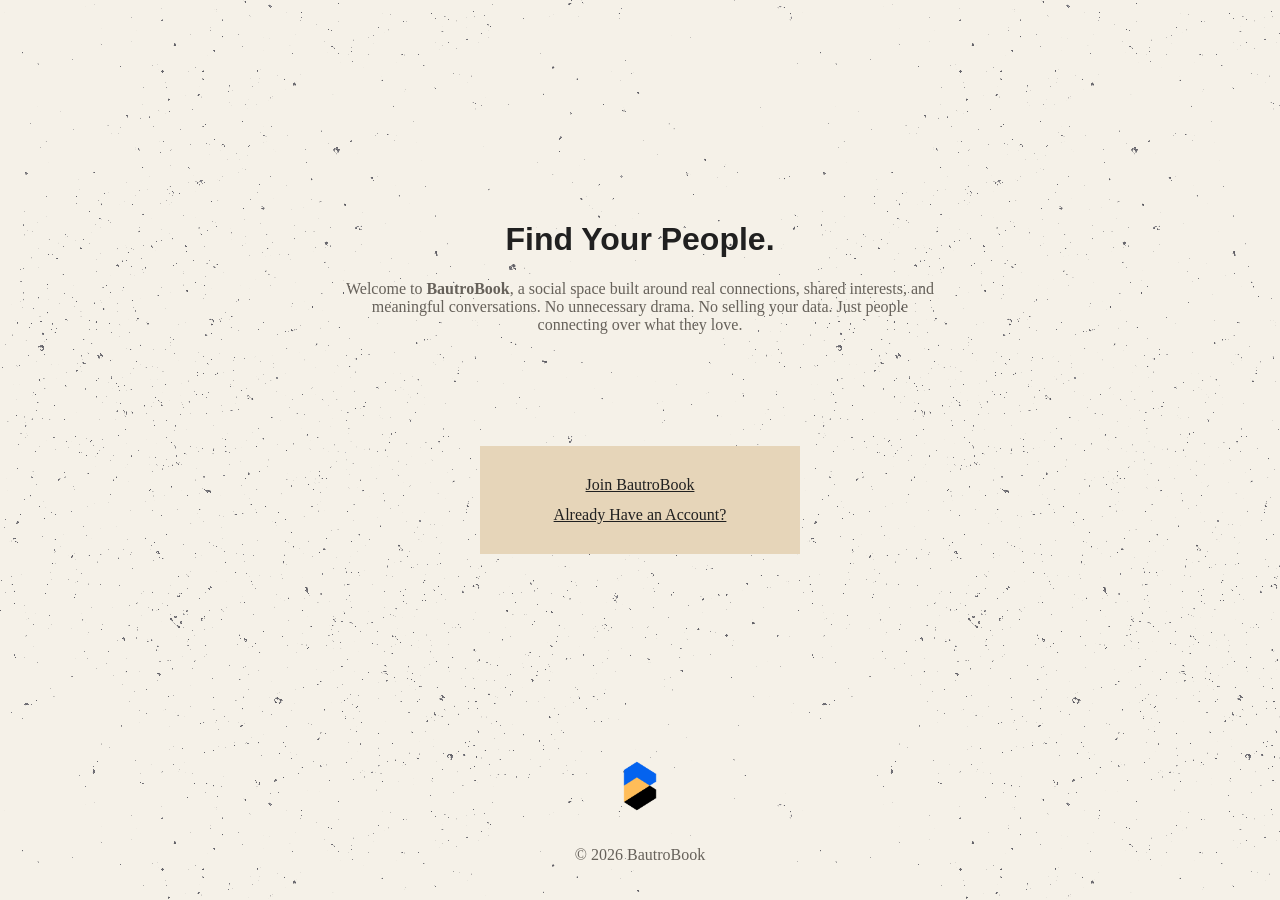
<file: index.html>
<!DOCTYPE html>
<html lang="en">
<head>
    <!-- Defines the character encoding and makes the page responsive -->
    <meta charset="UTF-8">
    <meta name="viewport" content="width=device-width, initial-scale=1.0">

    <!-- Sets the title displayed in the browser tab -->
    <title>BautroBook</title>

    <!-- Links the shared styles used throughout the website -->
    <link rel="stylesheet" href="src/css/universalStyles.css">

    <!-- Links the styles for the login box -->
    <link rel="stylesheet" href="src/css/signup.css">
</head>
<body>

    <!-- Introduces BautroBook and explains the purpose of the website -->
    <div style="text-align: center; margin: 200px auto 10px; max-width: 600px;">

        <!-- Main heading displayed on the homepage -->
        <h1>Find Your People.</h1>

        <!-- Brief description of BautroBook and its focus on social connections -->
        <p>
            Welcome to <strong>BautroBook</strong>, a social space built
            around real connections, shared interests, and meaningful
            conversations. No unnecessary drama. No selling your data.
            Just people connecting over what they love.
        </p>
    </div>

    <!-- Provides a link to proceed to the login page -->
    <div id="box1">
        <a href="pages/signup.html">Join BautroBook</a>
        <a href="pages/login.html">Already Have an Account?</a>
    </div>

    <!-- Footer containing the website logo and copyright -->
    <footer class="footer">

        <!-- Clicking the logo simply returns us to the home  page -->
        <a href="index.html" class="footer-logo">
            <img src="assets/logo.jpg" alt="BautroBook Logo">
        </a>

        <!-- Displays the website's copyright notice -->
        <p>&copy; 2026 BautroBook</p>
    </footer>

</body>
</html>
</file>
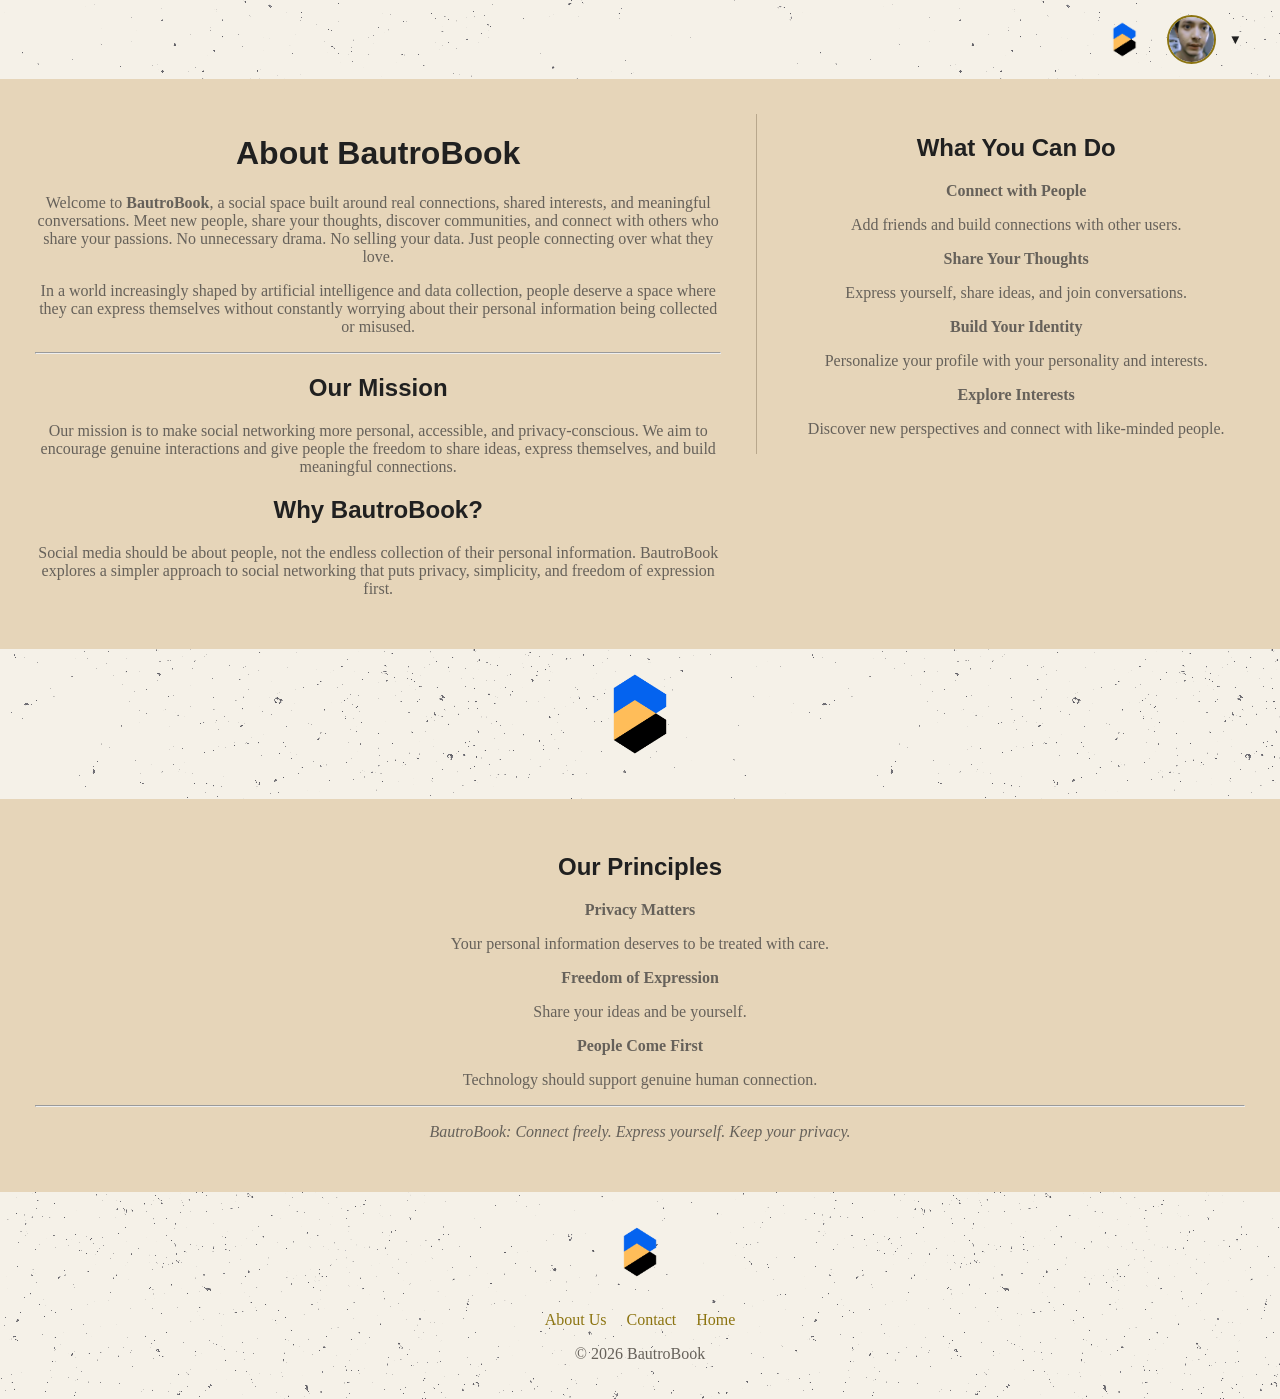
<file: pages/aboutUs.html>
<!DOCTYPE html>
<html lang="en">
<head>
    <meta charset="UTF-8">
    <meta name="viewport" content="width=device-width, initial-scale=1.0">
    <title>About Us | BautroBook</title>
    <link rel="stylesheet" href="../src/css/universalStyles.css">
    <link rel="stylesheet" href="../src/css/aboutUs.css">
</head>
<body>
    <header class="header">
    <div class="header-right">
        <a href="../index.html">
            <img src="../assets/logo.jpg" alt="BautroBook" class="header-logo">
        </a>

        <div class="profile-menu">
            <a href="profile.html">
                <img src="../assets/profile.jpg" alt="My Profile" class="header-pfp">
            </a>

            <button class="profile-button" onclick="toggleProfileMenu(event)">▼</button>

            <div class="dropdown" id="profileDropdown">
                <a href="profile.html">My Profile</a>
                <a href="../index.html">Log Out</a>
            </div>
        </div>
    </div>
    </header>

    <!-- Main section introducing BautroBook and its purpose. -->
    <div id="aboutBox">

        <div id="aboutText">
            <h1>About BautroBook</h1>

            <p>
                Welcome to <strong>BautroBook</strong>, a social space built
                around real connections, shared interests, and meaningful
                conversations. Meet new people, share your thoughts, discover
                communities, and connect with others who share your passions.
                No unnecessary drama. No selling your data. Just people
                connecting over what they love.
            </p>

            <p>
                In a world increasingly shaped by artificial intelligence
                and data collection, people deserve a space where they can
                express themselves without constantly worrying about their
                personal information being collected or misused.
            </p>

            <hr>

            <h2>Our Mission</h2>

            <p>
                Our mission is to make social networking more personal,
                accessible, and privacy-conscious. We aim to encourage
                genuine interactions and give people the freedom to share
                ideas, express themselves, and build meaningful connections.
            </p>

            <h2>Why BautroBook?</h2>

            <p>
                Social media should be about people, not the endless
                collection of their personal information. BautroBook explores
                a simpler approach to social networking that puts privacy,
                simplicity, and freedom of expression first.
            </p>
        </div>

        <!-- Summarizes the main features available to users. -->
        <div id="aboutFeatures">
            <h2>What You Can Do</h2>

            <p><b>Connect with People</b></p>
            <p>Add friends and build connections with other users.</p>

            <p><b>Share Your Thoughts</b></p>
            <p>Express yourself, share ideas, and join conversations.</p>

            <p><b>Build Your Identity</b></p>
            <p>Personalize your profile with your personality and interests.</p>

            <p><b>Explore Interests</b></p>
            <p>Discover new perspectives and connect with like-minded people.</p>
        </div>

    </div>

    <!-- Displays the logo alongside the site's guiding principles. -->
    <div id="aboutRight">

        <img src="../assets/logo.jpg" alt="BautroBook Logo">

        <div id="aboutPrinciples">
            <h2>Our Principles</h2>

            <p><b>Privacy Matters</b></p>
            <p>Your personal information deserves to be treated with care.</p>

            <p><b>Freedom of Expression</b></p>
            <p>Share your ideas and be yourself.</p>

            <p><b>People Come First</b></p>
            <p>Technology should support genuine human connection.</p>

            <hr>

            <p><i>
                BautroBook: Connect freely. Express yourself.
                Keep your privacy.
            </i></p>
        </div>

    </div>

    <script src="../src/js/profileDropdown.js"></script>

    <footer class="footer">
        <a href="aboutUs.html" class="footer-logo">
            <img src="../assets/logo.jpg" alt="BautroBook Logo">
        </a>

        <div class="footer-links">
            <a href="aboutUs.html">About Us</a>
            <a href="contact.html">Contact</a>
            <a href="feed.html">Home</a>
        </div>

        <p>&copy; 2026 BautroBook</p>
    </footer>

</body>
</html>
</file>
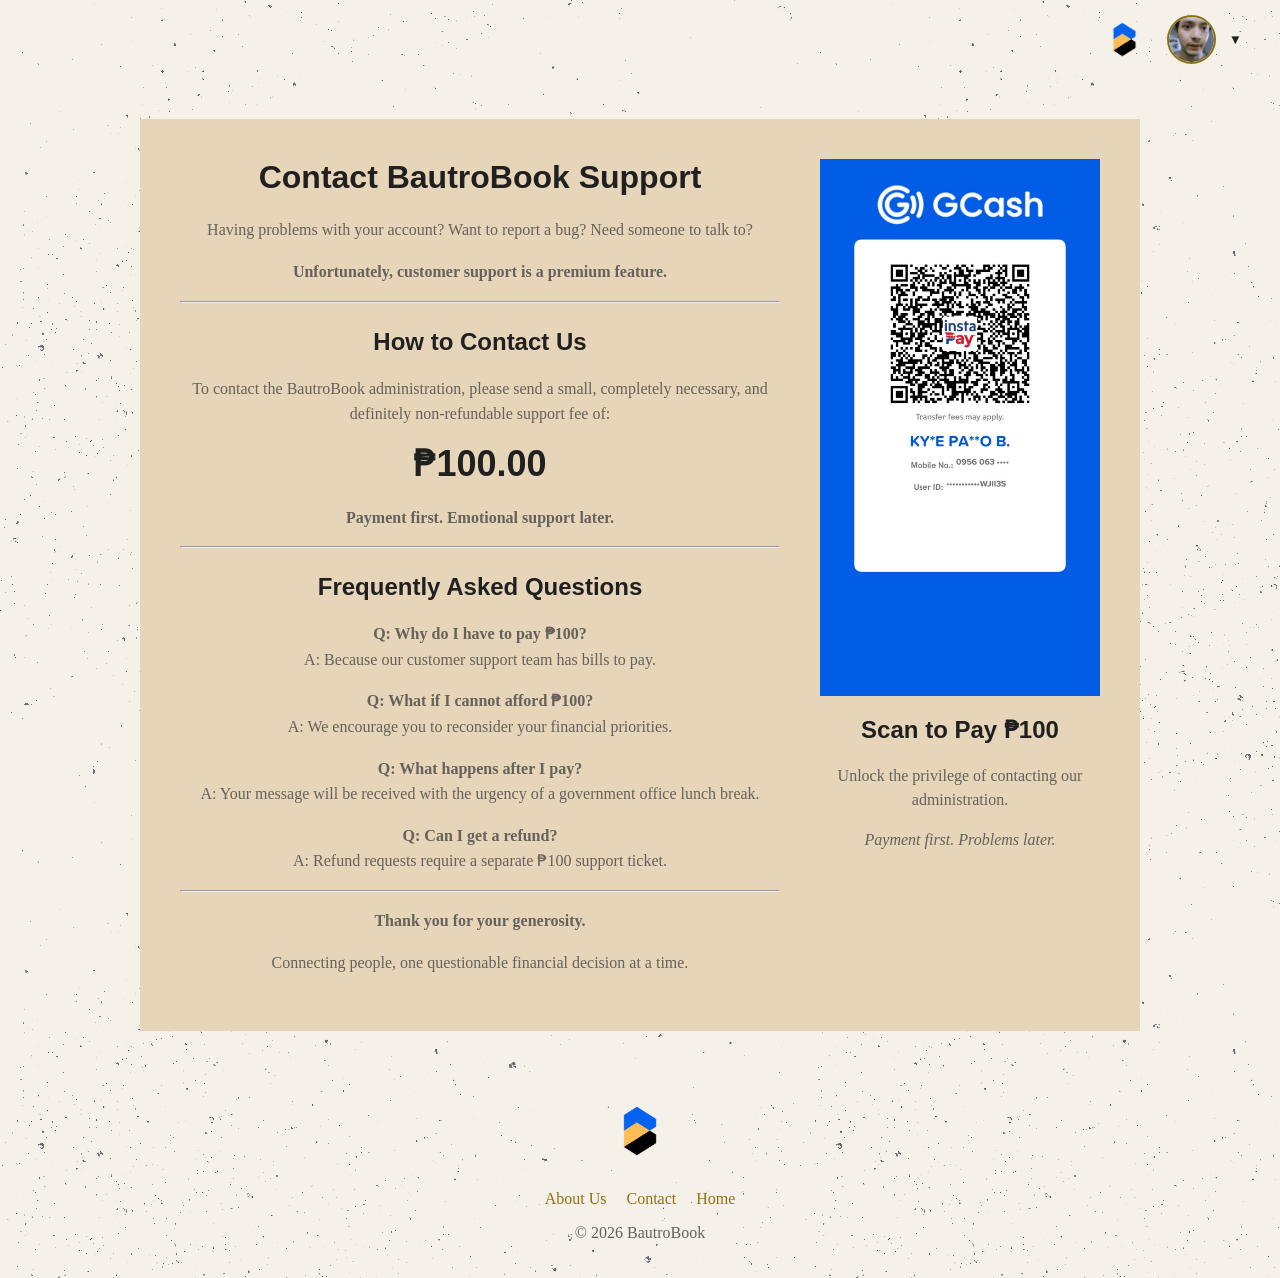
<file: pages/contact.html>
<!DOCTYPE html>
<html lang="en">
<head>
    <meta charset="UTF-8">
    <meta name="viewport" content="width=device-width, initial-scale=1.0">
    <title>Contact Us | BautroBook</title>
    <link rel="stylesheet" href="../src/css/universalStyles.css">
    <link rel="stylesheet" href="../src/css/contact.css">
</head>
<body>
    <header class="header">
    <div class="header-right">
        <a href="../index.html">
            <img src="../assets/logo.jpg" alt="BautroBook" class="header-logo">
        </a>

        <div class="profile-menu">
            <a href="profile.html">
                <img src="../assets/profile.jpg" alt="My Profile" class="header-pfp">
            </a>

            <button class="profile-button" onclick="toggleProfileMenu(event)">▼</button>

            <div class="dropdown" id="profileDropdown">
                <a href="profile.html">My Profile</a>
                <a href="../index.html">Log Out</a>
            </div>
        </div>
    </div>
    </header>

    <!-- Main container separating the support information from the payment QR code. -->
    <div id="contactBox">

        <div id="contactText">
            <h1>Contact BautroBook Support</h1>

            <p>Having problems with your account? Want to report a bug?
            Need someone to talk to?</p>

            <p><b>Unfortunately, customer support is a premium feature.</b></p>

            <hr>

            <h2>How to Contact Us</h2>

            <p>To contact the BautroBook administration, please send
            a small, completely necessary, and definitely
            non-refundable support fee of:</p>

            <!-- Highlights the required support fee. -->
            <h1 id="price">₱100.00</h1>

            <p><b>Payment first. Emotional support later.</b></p>

            <hr>

            <!-- FAQ section presenting common questions and humorous answers. -->
            <h2>Frequently Asked Questions</h2>

            <p><b>Q: Why do I have to pay ₱100?</b><br>
            A: Because our customer support team has bills to pay.</p>

            <p><b>Q: What if I cannot afford ₱100?</b><br>
            A: We encourage you to reconsider your financial priorities.</p>

            <p><b>Q: What happens after I pay?</b><br>
            A: Your message will be received with the urgency of a
            government office lunch break.</p>

            <p><b>Q: Can I get a refund?</b><br>
            A: Refund requests require a separate ₱100 support ticket.</p>

            <hr>

            <p><b>Thank you for your generosity.</b></p>
            <p>Connecting people, one questionable financial decision
            at a time.</p>
        </div>

        <!-- Displays the GCash QR code and payment instructions. -->
        <div id="qrBox">
            <img src="../assets/gcash.jpg" alt="BautroBook GCash QR Code">

            <h2>Scan to Pay ₱100</h2>
            <p>Unlock the privilege of contacting our administration.</p>
            <p><i>Payment first. Problems later.</i></p>
        </div>

    </div>

    <script src="../src/js/profileDropdown.js"></script>

    <footer class="footer">
        <a href="aboutUs.html" class="footer-logo">
            <img src="../assets/logo.jpg" alt="BautroBook Logo">
        </a>

        <div class="footer-links">
            <a href="aboutUs.html">About Us</a>
            <a href="contact.html">Contact</a>
            <a href="feed.html">Home</a>
        </div>

        <p>&copy; 2026 BautroBook</p>
    </footer>

</body>
</html>
</file>
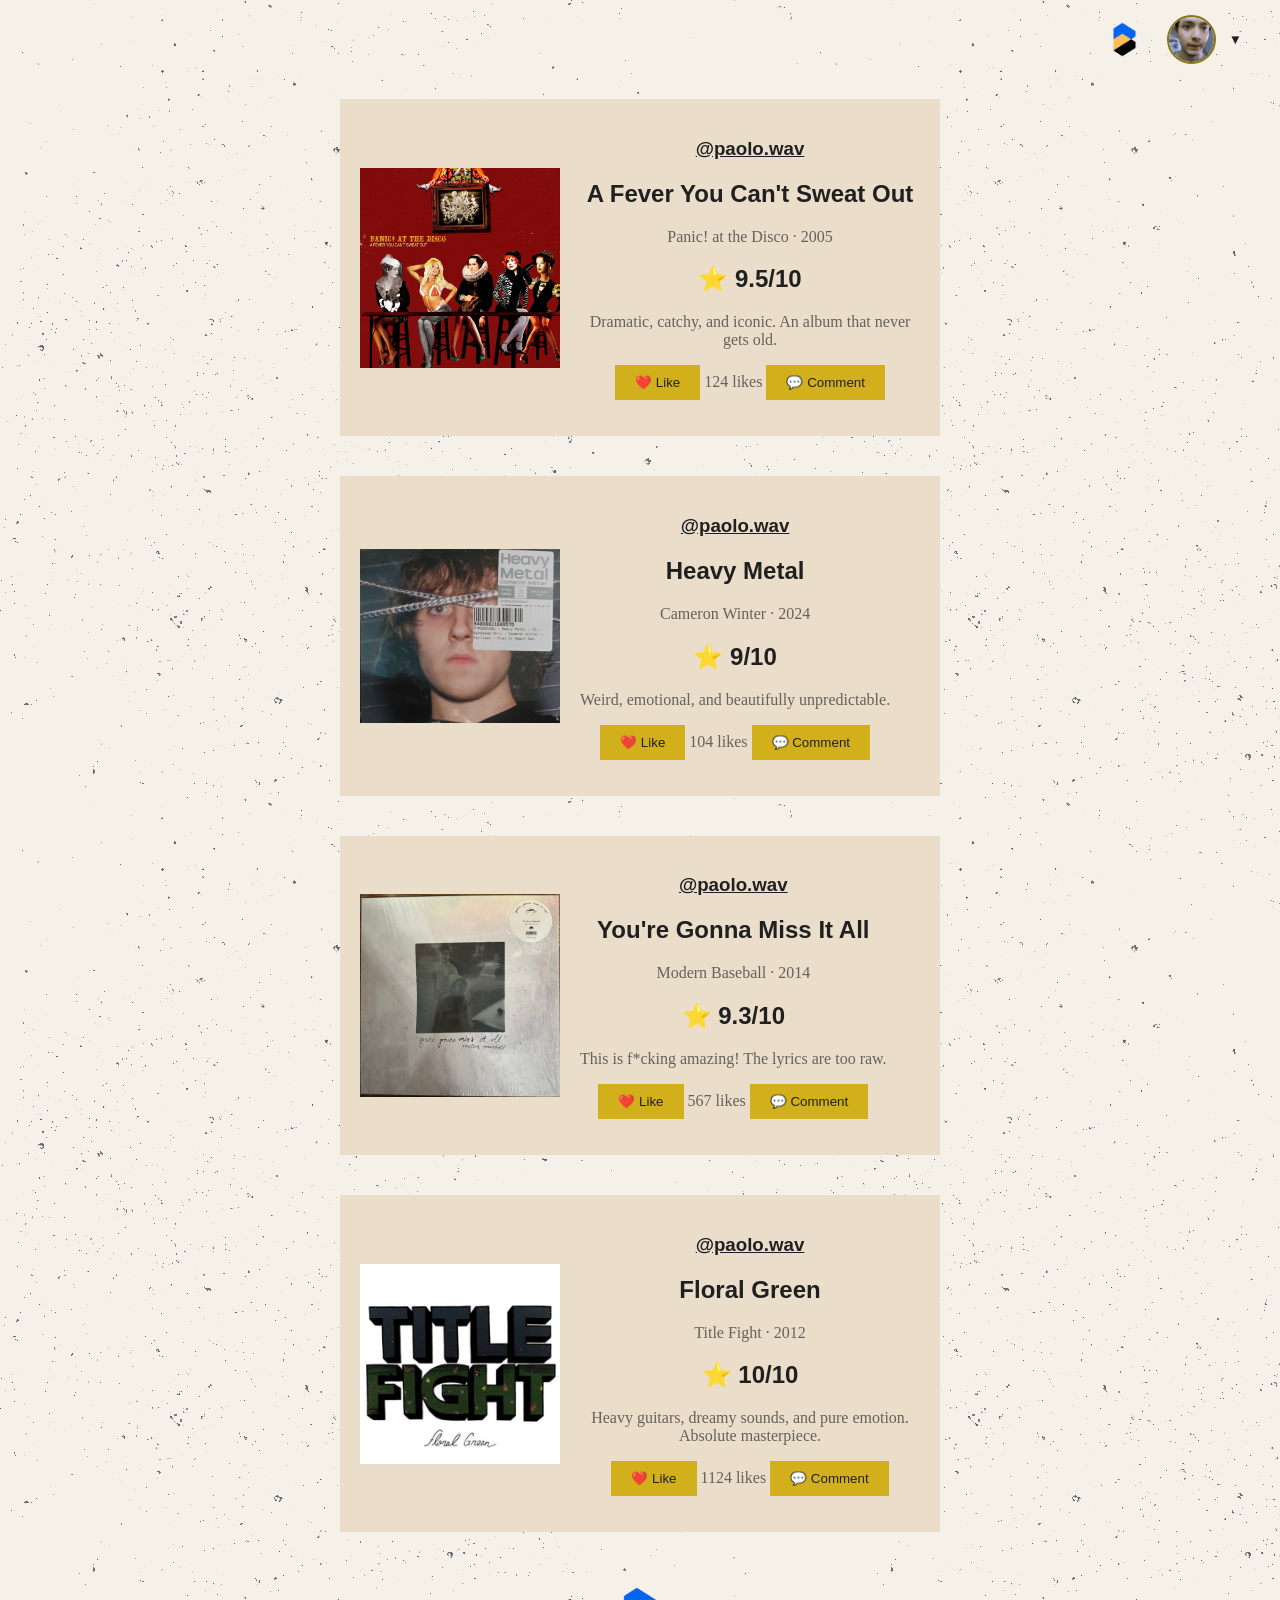
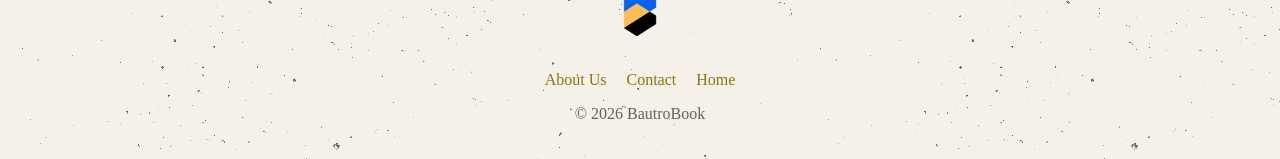
<file: pages/feed.html>
<!DOCTYPE html>
<html lang="en">
<head>
    <meta charset="UTF-8">
    <meta name="viewport" content="width=device-width, initial-scale=1.0">
    <title>Main Feed | BautroBook</title>
    <link rel="stylesheet" href="../src/css/universalStyles.css">
    <link rel="stylesheet" href="../src/css/feed.css">
</head>

<body>
    <!-- Default Header -->
    <header class="header">
    <div class="header-right">
        <a href="../index.html">
            <img src="../assets/logo.jpg" alt="BautroBook" class="header-logo">
        </a>

        <div class="profile-menu">
            <a href="profile.html">
                <img src="../assets/profile.jpg" alt="My Profile" class="header-pfp">
            </a>

            <button class="profile-button" onclick="toggleProfileMenu(event)">▼</button>

            <div class="dropdown" id="profileDropdown">
                <a href="profile.html">My Profile</a>
                <a href="../index.html">Log Out</a>
            </div>
        </div>
    </div>
    </header>

    <!-- Each feed-post displays an album review and its interactions. -->
    <div class="feed-post">
        <img src="../assets/afycso.jpg" alt="A Fever You Can't Sweat Out" width="200">

        <div>
            <!-- Links to the profile of the user who published the review. -->
            <h3><a href="otherProfile.html">@paolo.wav</a></h3>
            <h2>A Fever You Can't Sweat Out</h2>
            <p>Panic! at the Disco · 2005</p>
            <h2>⭐ 9.5/10</h2>
            <p>Dramatic, catchy, and iconic. An album that never gets old.</p>

            <p>
                <!-- Passes the clicked button to the function in likeComment.js. -->
                <button onclick="likePost(this)">❤️ Like</button>
                <span data-count="124">124 likes</span>
                <button onclick="commentPost()">💬 Comment</button>
            </p>
        </div>
    </div>

    <!-- Second album review. -->
    <div class="feed-post">
        <img src="../assets/heavy-metal.jpg" alt="Heavy Metal" width="200">

        <div>
            <h3><a href="otherProfile.html">@paolo.wav</a></h3>
            <h2>Heavy Metal</h2>
            <p>Cameron Winter · 2024</p>
            <h2>⭐ 9/10</h2>
            <p>Weird, emotional, and beautifully unpredictable.</p>
            <p>
                <button onclick="likePost(this)">❤️ Like</button>
                <span data-count="104">104 likes</span>
                <button onclick="commentPost()">💬 Comment</button>
            </p>
        </div>
    </div>

    <!-- Third album review. -->
    <div class="feed-post">
        <img src="../assets/mobo.jpg" alt="You're Gonna Miss It All" width="200">

        <div>
            <h3><a href="otherProfile.html">@paolo.wav</a></h3>
            <h2>You're Gonna Miss It All</h2>
            <p>Modern Baseball · 2014</p>
            <h2>⭐ 9.3/10</h2>
            <p>This is f*cking amazing! The lyrics are too raw.</p>
            <p>
                <button onclick="likePost(this)">❤️ Like</button>
                <span data-count="567">567 likes</span>
                <button onclick="commentPost()">💬 Comment</button>
            </p>
        </div>
    </div>

    <!-- Fourth album review. -->
    <div class="feed-post">
        <img src="../assets/floral-green.jpg" alt="Floral Green" width="200">

        <div>
            <h3><a href="otherProfile.html">@paolo.wav</a></h3>
            <h2>Floral Green</h2>
            <p>Title Fight · 2012</p>
            <h2>⭐ 10/10</h2>
            <p>Heavy guitars, dreamy sounds, and pure emotion. Absolute masterpiece.</p>
            <p>
                <button onclick="likePost(this)">❤️ Like</button>
                <span data-count="1124">1124 likes</span>
                <button onclick="commentPost()">💬 Comment</button>
            </p>
        </div>
    </div>

    <!-- Handles Like and Comment button interactions. -->
    <script src="../src/js/likeComment.js"></script>

    <script src="../src/js/profileDropdown.js"></script>

    <footer class="footer">
        <a href="aboutUs.html" class="footer-logo">
            <img src="../assets/logo.jpg" alt="BautroBook Logo">
        </a>

        <div class="footer-links">
            <a href="aboutUs.html">About Us</a>
            <a href="contact.html">Contact</a>
            <a href="feed.html">Home</a>
        </div>

        <p>&copy; 2026 BautroBook</p>
    </footer>
</body>
</html>
</file>
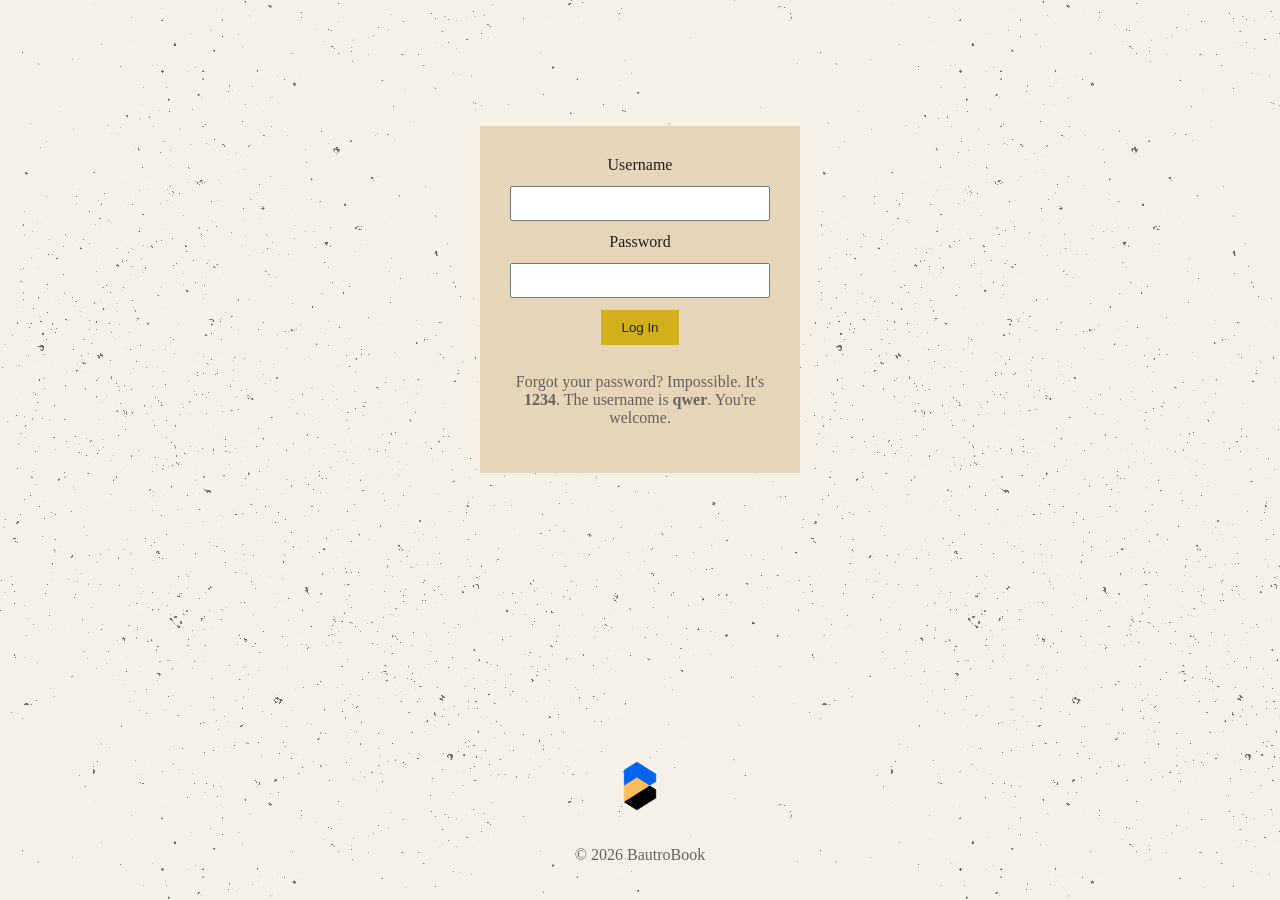
<file: pages/login.html>
<!DOCTYPE html>
<html lang="en">
<head>
    <meta charset="UTF-8">
    <meta name="viewport" content="width=device-width, initial-scale=1.0">
    <title>BautroBook Sign In</title>

    <!-- Loads the shared website styles -->
    <link rel="stylesheet" href="../src/css/universalStyles.css">

    <!-- Loads the styles for the login box and input fields -->
    <link rel="stylesheet" href="../src/css/signup.css">
</head>

<body>

    <!-- Contains the login fields and login button -->
    <div id="box1">

        <!-- Input field for the username -->
        Username
        <input id="user" type="text">

        <!-- Input field for the password -->
        Password
        <input id="pass" type="password">

        <!-- Calls the login function using the entered username and password -->
        <button type="button" onclick="clickButton(document.getElementById('user').value, document.getElementById('pass').value)">
            Log In
        </button>

        <p>
            Forgot your password? Impossible. It's <strong>1234</strong>.
            The username is <strong>qwer</strong>. You're welcome.
        </p>

        <!-- Loads the JavaScript responsible for checking login credentials -->
        <script src="../src/js/login.js"></script>

    </div>

    <!-- Our default footer -->
    <footer class="footer">

        <!-- Clicking the logo returns us to home page -->
        <a href="../index.html" class="footer-logo">
            <img src="../assets/logo.jpg" alt="BautroBook Logo">
        </a>
    
        <p>&copy; 2026 BautroBook</p>
    </footer>

</body>
</html>
</file>
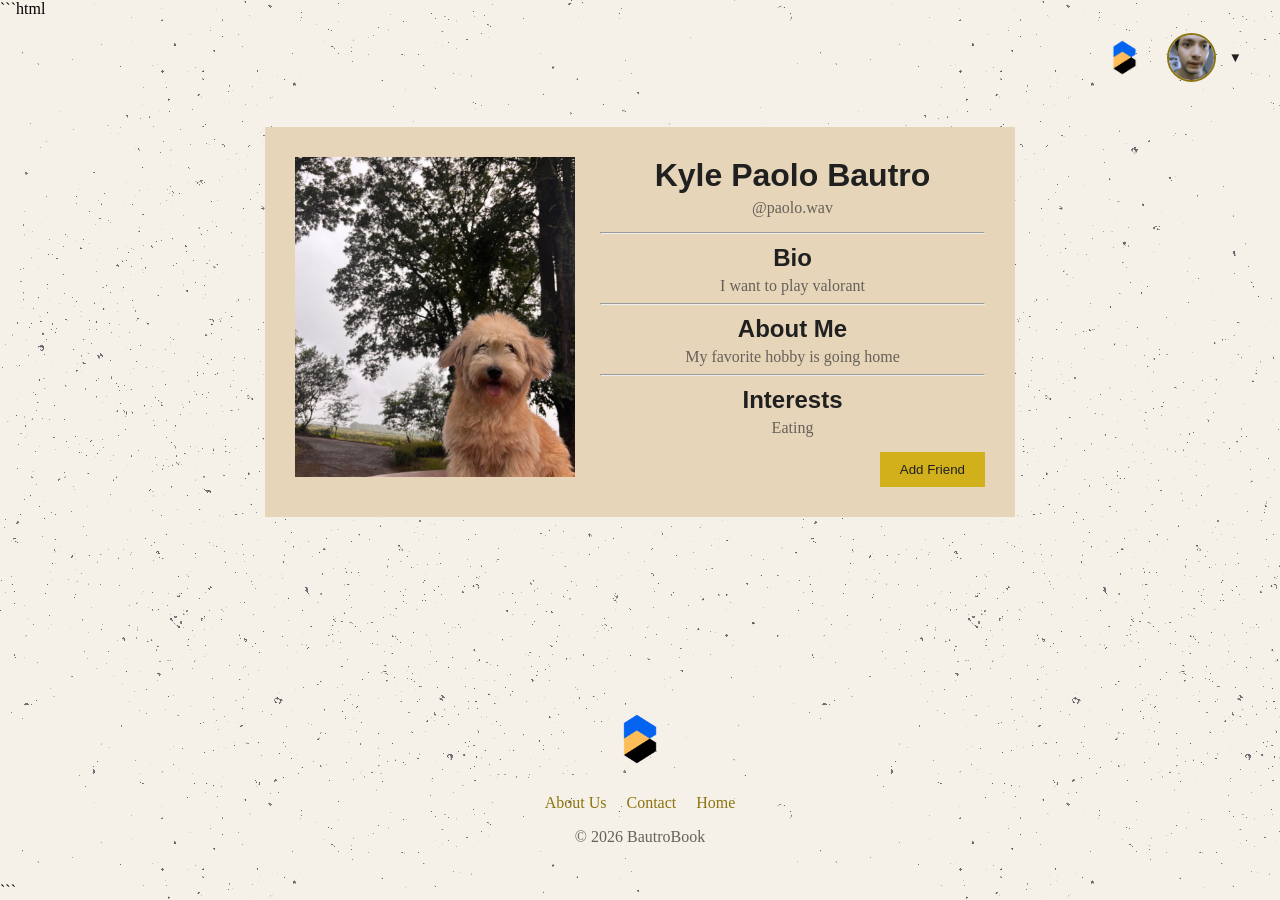
<file: pages/otherProfile.html>
```html
<!DOCTYPE html>
<html lang="en">
<head>
    <meta charset="UTF-8">
    <meta name="viewport" content="width=device-width, initial-scale=1.0">
    <title>BautroBook Profile</title>

    <!-- Loads shared website styles and profile-specific styles -->
    <link rel="stylesheet" href="../src/css/universalStyles.css">
    <link rel="stylesheet" href="../src/css/profile.css">
</head>
<body>

    <!-- Header provides homepage access and the profile dropdown menu -->
    <header class="header">
        <div class="header-right">

            <!-- Clicking the logo returns to the homepage -->
            <a href="../index.html">
                <img src="../assets/logo.jpg" alt="BautroBook" class="header-logo">
            </a>

            <div class="profile-menu">

                <!-- Clicking the profile picture opens the user's profile -->
                <a href="profile.html">
                    <img src="../assets/profile.jpg" alt="My Profile" class="header-pfp">
                </a>

                <!-- Toggles the visibility of the dropdown menu -->
                <button class="profile-button" onclick="toggleProfileMenu(event)">▼</button>

                <!-- Provides profile navigation and a link back to the homepage -->
                <div class="dropdown" id="profileDropdown">
                    <a href="profile.html">My Profile</a>
                    <a href="../index.html">Log Out</a>
                </div>
            </div>
        </div>
    </header>

    <!-- Displays another user's profile and available friend actions -->
    <div id="box2">

        <!-- Displays the profile owner's main picture -->
        <img src="../assets/luna.jpg"
            alt="Profile Picture"
            width="280"
            height="320"
            style="object-fit: cover;">

        <div>

            <!-- Displays the profile owner's name and username -->
            <h1 id="name">Kyle Paolo Bautro</h1>
            <p id="username">@paolo.wav</p>

            <hr>

            <!-- Shows the profile owner's short biography -->
            <h2>Bio</h2>
            <p id="bio">I want to play valorant</p>

            <hr>

            <!-- Provides additional information about the profile owner -->
            <h2>About Me</h2>
            <p id="about">My favorite hobby is going home</p>

            <hr>

            <!-- Lists the profile owner's interests -->
            <h2>Interests</h2>
            <p id="interests">Eating</p>

            <!-- Contains the friend-request button and its status message -->
            <div id="friendActions">
                <button id="friendButton" onclick="addFriend()">Add Friend</button>
                <span id="friendStatus"></span>
            </div>
        </div>
    </div>

    <!-- Loads the JavaScript for opening and closing the profile dropdown -->
    <script src="../src/js/profileDropdown.js"></script>

    <!-- Loads the JavaScript for sending or cancelling a friend request -->
    <script src="../src/js/addFriend.js"></script>

    <!-- Footer containing navigation links and copyright information -->
    <footer class="footer">
        <a href="aboutUs.html" class="footer-logo">
            <img src="../assets/logo.jpg" alt="BautroBook Logo">
        </a>

        <div class="footer-links">
            <a href="aboutUs.html">About Us</a>
            <a href="contact.html">Contact</a>
            <a href="feed.html">Home</a>
        </div>

        <p>&copy; 2026 BautroBook</p>
    </footer>

</body>
</html>
```
</file>
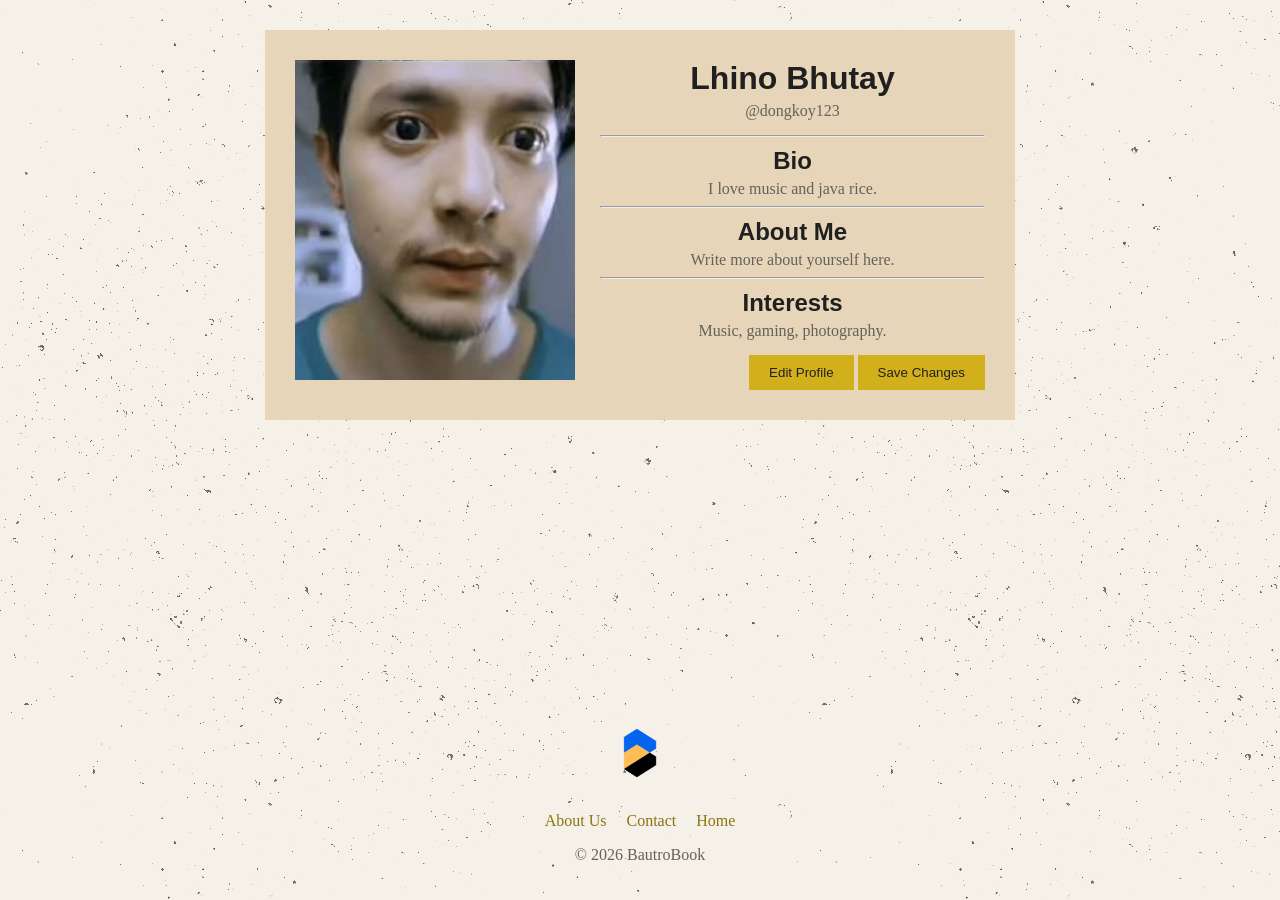
<file: pages/profile.html>
<!DOCTYPE html>
<html lang="en">
<head>
    <meta charset="UTF-8">
    <meta name="viewport" content="width=device-width, initial-scale=1.0">
    <title>BautroBook Profile</title>

    <!-- Loads the shared website styles -->
    <link rel="stylesheet" href="../src/css/universalStyles.css">

    <!-- Loads the styles specific to the profile page -->
    <link rel="stylesheet" href="../src/css/profile.css">
</head>

<body>

    <!-- Main container displaying the user's profile information -->
    <div id="box2">

        <!-- Displays the user's profile picture -->
        <img src="../assets/profile.jpg"
            alt="Profile Picture"
            width="280"
            height="320"
            style="object-fit: cover;">

        <div>

            <!-- Displays the user's name and username -->
            <h1 id="name">Lhino Bhutay</h1>
            <p id="username">@dongkoy123</p>

            <hr>

            <!-- Displays the user's short biography -->
            <h2>Bio</h2>
            <p id="bio">I love music and java rice.</p>

            <hr>

            <!-- Displays additional information about the user -->
            <h2>About Me</h2>
            <p id="about">Write more about yourself here.</p>

            <hr>

            <!-- Lists the user's interests -->
            <h2>Interests</h2>
            <p id="interests">Music, gaming, photography.</p>

            <!-- Provides buttons for editing and saving profile information -->
            <div id="profileActions">
                <button onclick="editProfile()">Edit Profile</button>
                <button onclick="saveChanges()">Save Changes</button>
            </div>

        </div>
    </div>

    <!-- Loads the JavaScript functions for editing and saving profile information -->
    <script src="../src/js/editProfile.js"></script>

    <!-- Footer containing the logo, navigation links, and copyright notice -->
    <footer class="footer">

    
        <a href="aboutUs.html" class="footer-logo">
            <img src="../assets/logo.jpg" alt="BautroBook Logo">
        </a>
        <!-- Our navigation links to, about us, contact info, and main feed-->
        <div class="footer-links">
            <a href="aboutUs.html">About Us</a>
            <a href="contact.html">Contact</a>
            <a href="feed.html">Home</a>
        </div>

        <!-- copyright notice -->
        <p>&copy; 2026 BautroBook</p>
    </footer>

</body>
</html>
</file>
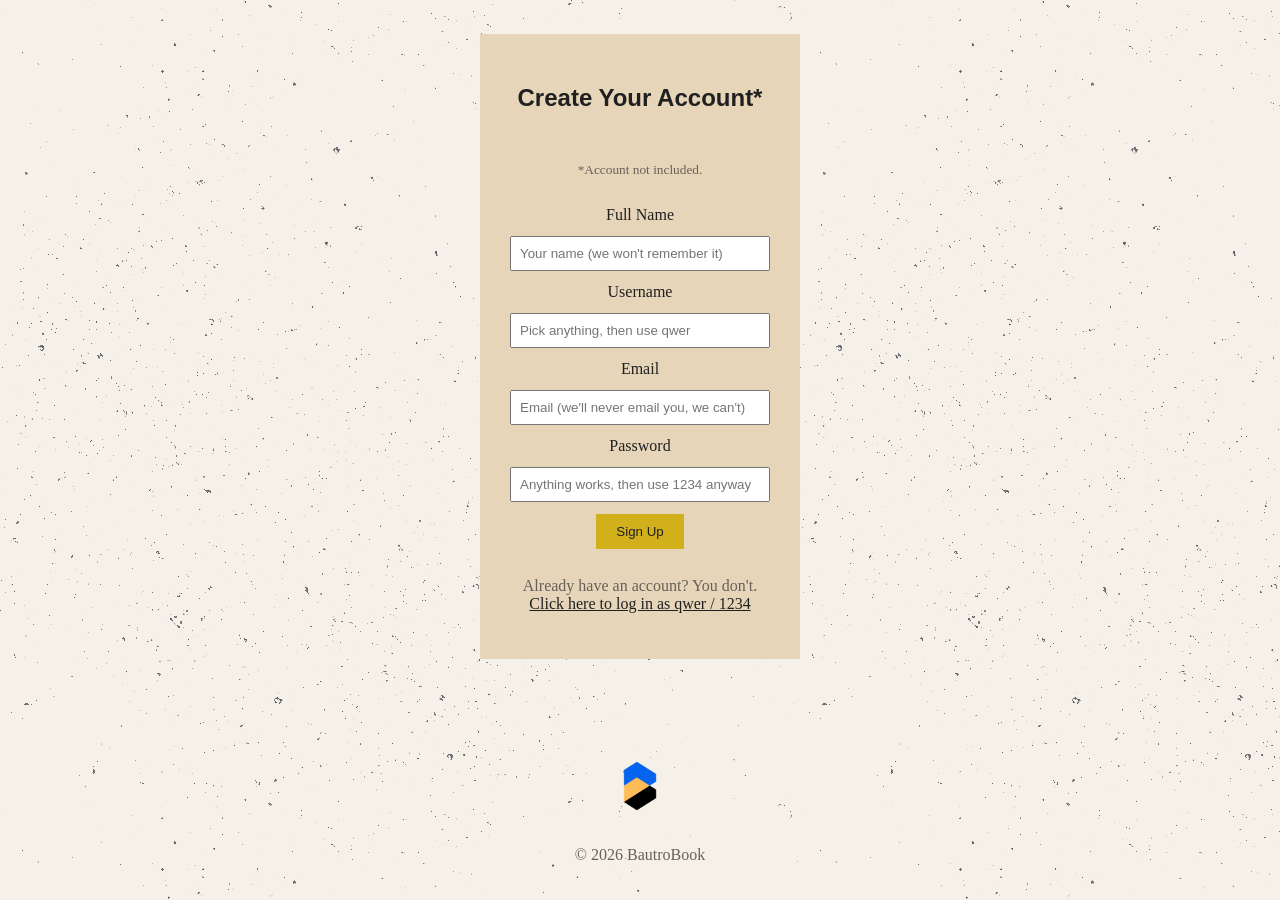
<file: pages/signup.html>
<!DOCTYPE html>
<html lang="en">
<head>
    <meta charset="UTF-8">
    <meta name="viewport" content="width=device-width, initial-scale=1.0">
    <title>BautroBook Sign Up</title>

    <link rel="stylesheet" href="../src/css/universalStyles.css">

    <!-- Reuses the login box styles for the signup box -->
    <link rel="stylesheet" href="../src/css/signup.css">
</head>

<body>

    <!-- Contains the signup form. Submitting it sends the user to the feed. -->
    <form id="box1" action="feed.html" method="get">

        <!-- Heading with zero shame -->
        <h2>Create Your Account*</h2>
        <p><small>*Account not included.</small></p>

        <!-- Input field for the user's display name -->
        <label for="fullname">Full Name</label>
        <input id="fullname" type="text" placeholder="Your name (we won't remember it)" required>

        <!-- Input field for the chosen username -->
        <label for="username">Username</label>
        <input id="username" type="text" placeholder="Pick anything, then use qwer" required minlength="3">

        <!-- Input field for the email address; the browser checks the format -->
        <label for="email">Email</label>
        <input id="email" type="email" placeholder="Email (we'll never email you, we can't)" required>

        <!-- Input field for the password -->
        <label for="password">Password</label>
        <input id="password" type="password" placeholder="Anything works, then use 1234 anyway" required>

        <!-- Submits the form; the browser blocks it if any field is invalid -->
        <button type="submit">Sign Up</button>

        <!-- Persuasive link to the login page -->
        <p>
            Already have an account? You don't.
            <a href="login.html">Click here to log in as qwer / 1234</a>
        </p>

    </form>

    <!-- Default footer -->
    <footer class="footer">

       
        <a href="../index.html" class="footer-logo">
            <img src="../assets/logo.jpg" alt="BautroBook Logo">
        </a>

        <!-- Displays the website's copyright notice -->
        <p>&copy; 2026 BautroBook</p>
    </footer>

</body>
</html>
</file>
<file: src/css/universalStyles.css>
body {
    margin: 0;
    min-height: 100vh;
    display: flex;
    flex-direction: column;
    justify-content: center;

    background-color: #F5F1E8;
    background-image: url("../../assets/stardust.png");
}

h1, h2, h3 {
    color: #202020;
    font-family: 'Arial', sans-serif;
    font-weight: bold;
    text-align: center;
}

p {
    color: #66615A;
    text-align: center; 
}

a {
    color: #202020;
}

button {
    background-color: #D1B01B;
    color: #202020;
    border: none;
    padding: 10px 20px;
    cursor: pointer;
}

button:hover {
    background-color: #FFD000;
}

.footer {
    background-color: transparent;
    color: #202020;
    padding: 20px;
    text-align: center;
    width: 100%;
    box-sizing: border-box;
    margin-top: auto;
}

.footer-logo img {
    width: 80px;
    height: auto;
}

.footer-links {
    display: flex;
    justify-content: center;
    gap: 20px;
    margin: 15px 0;
}

.footer a {
    color: #8C7410;
    text-decoration: none;
}

.footer a:hover {
    color: #202020;
}

.header {
    display: flex;
    justify-content: flex-end;
    align-items: center;
    padding: 12px 30px;
    background: transparent;
}

.header-right {
    display: flex;
    align-items: center;
    gap: 15px;
}

.header-logo {
    width: 55px;
    height: auto;
    display: block;
}

.profile-menu {
    position: relative;
    display: flex;
    align-items: center;
    gap: 5px;
}

.header-pfp {
    width: 45px;
    height: 45px;
    object-fit: cover;
    border-radius: 50%;
    border: 2px solid #8C7410;
    display: block;
}

.profile-button {
    background: transparent;
    border: none;
    padding: 8px;
    cursor: pointer;
}

.profile-button:hover {
    background: transparent;
}

.dropdown {
    display: none;
    position: absolute;
    top: 100%;
    right: 0;
    width: 150px;
    padding-top: 8px;
    z-index: 1000;
}

.dropdown.show {
    display: block;
}

.dropdown a {
    display: block;
    padding: 12px 15px;
    background-color: #e6d5b9;
    color: #202020;
    text-decoration: none;
    text-align: left;
}

.dropdown a:hover {
    background-color: #D1B01B;
}
</file>
<file: src/css/signup.css>
/* Styles for the signup/login page */
#box1 {
    background-color: #e6d5b9;
    color: #202020;
    padding: 30px;
    display: flex;
    flex-direction: column;
    align-items: center;
    gap: 12px;
    margin: auto;


    width: 100%;
    max-width: 320px;
    box-sizing: border-box;
}

#box1 input {
    padding: 8px;
    box-sizing: border-box;


    width: 100%;
}

#box1 p {
    max-width: 100%;
    overflow-wrap: break-word;
}
</file>
<file: src/css/aboutUs.css>
/* Styles for the About Us page */
#aboutLayout {
    display: flex;
    align-items: stretch;
    gap: 25px;
    width: 1500px;
    max-width: 96%;
    margin: 30px auto;
}

#aboutBox {
    display: flex;
    flex: 2;
    align-items: flex-start;
    gap: 35px;
    background-color: #e6d5b9;
    color: #202020;
    padding: 35px;
    margin: 0;
    min-width: 0;
    box-sizing: border-box;
}

#aboutText { flex: 1.2; min-width: 0; }

#aboutFeatures {
    flex: 0.8;
    min-width: 0;
    border-left: 1px solid #b8a78c;
    padding-left: 30px;
}

#aboutRight {
    flex: 1;
    min-width: 0;
    display: flex;
    flex-direction: column;
    align-items: center;
    gap: 20px;
}

#aboutRight > img {
    width: 130px;
    height: auto;
}

#aboutPrinciples {
    width: 100%;
    background-color: #e6d5b9;
    color: #202020;
    padding: 35px;
    box-sizing: border-box;
}

#aboutLayout h1, #aboutLayout h2 {
    text-align: left;
    margin-top: 0;
}

#aboutLayout h2 { margin-top: 22px; }
#aboutLayout p { text-align: left; line-height: 1.6; }

@media (max-width: 1000px) {
    #aboutLayout { flex-direction: column; }
    #aboutBox { flex-direction: column; }

    #aboutFeatures {
        border-left: none;
        border-top: 1px solid #b8a78c;
        padding-left: 0;
        padding-top: 20px;
        width: 100%;
    }
}
</file>
<file: src/css/contact.css>
/* Styles for the Contact Us page */
#contactBox {
    display: flex;
    align-items: flex-start;
    justify-content: space-between;
    gap: 40px;
    background-color: #e6d5b9;
    color: #202020;
    padding: 40px;
    margin: 40px auto;
    width: 1000px;
    max-width: 90%;
    box-sizing: border-box;
}

#contactText {
    flex: 1;
    min-width: 0;
}

#contactText h1 { margin-top: 0; }
#contactText h2 { margin-top: 25px; }
#contactText p { line-height: 1.6; }

#price {
    font-size: 36px;
    margin: 20px 0;
}

#qrBox {
    width: 280px;
    flex-shrink: 0;
    text-align: center;
}

#qrBox img {
    width: 100%;
    height: auto;
    display: block;
}

#qrBox p { line-height: 1.5; }

@media (max-width: 650px) {
    #contactBox {
        flex-direction: column;
        padding: 25px;
        gap: 25px;
    }

    #qrBox {
        width: 100%;
        max-width: 280px;
        margin: auto;
    }
}
</file>
<file: src/css/feed.css>
/* Styles for the main feed page */
.feed-heading {
    padding: 20px;
    text-align: center;
}

.feed-post {
    background: #EADECB;
    padding: 20px;
    margin: 20px auto;
    width: 600px;
    max-width: 85%;
    display: flex;
    gap: 20px;
    align-items: center;
    box-sizing: border-box;
}

.feed-post > img {
    width: 200px;
    max-width: 40%;
    height: auto;
    object-fit: cover;
}

.feed-post-content { min-width: 0; }
.feed-post-content h2 { text-align: left; }
.feed-post-content h3 { text-align: left; }
.feed-post-content p { text-align: left; }

@media (max-width: 650px) {
    .feed-post {
        flex-direction: column;
        align-items: flex-start;
    }

    .feed-post > img {
        width: 100%;
        max-width: 100%;
    }
}
</file>
<file: src/css/profile.css>
/* Styles shared by the user's profile and other users' profiles */
#box2 {
    background-color: #e6d5b9;
    color: #202020;
    padding: 30px;
    display: flex;
    align-items: flex-start;
    gap: 25px;
    margin: 30px auto;
    width: 750px;
    max-width: 100%;
    box-sizing: border-box;
}

#box2 > img {
    width: 280px;
    height: 320px;
    object-fit: cover;
    flex-shrink: 0;
}

#box2 > div {
    flex: 1;
    min-width: 0;
}

#box2 h1 {
    margin: 0;
}

#box2 h2 {
    margin: 10px 0 5px;
}

#box2 p {
    margin: 0;
}

#box2 #username {
    margin: 5px 0 15px;
}

#friendActions, #profileActions {
    width: 100%;
    text-align: right;
    margin-top: 15px;
}

@media (max-width: 650px) {
    #box2 {
        flex-direction: column;
        width: 90%;
        align-items: center;
    }

    #box2 > img {
        max-width: 100%;
        height: auto;
    }

    #box2 > div {
        width: 100%;
    }
}
</file>
